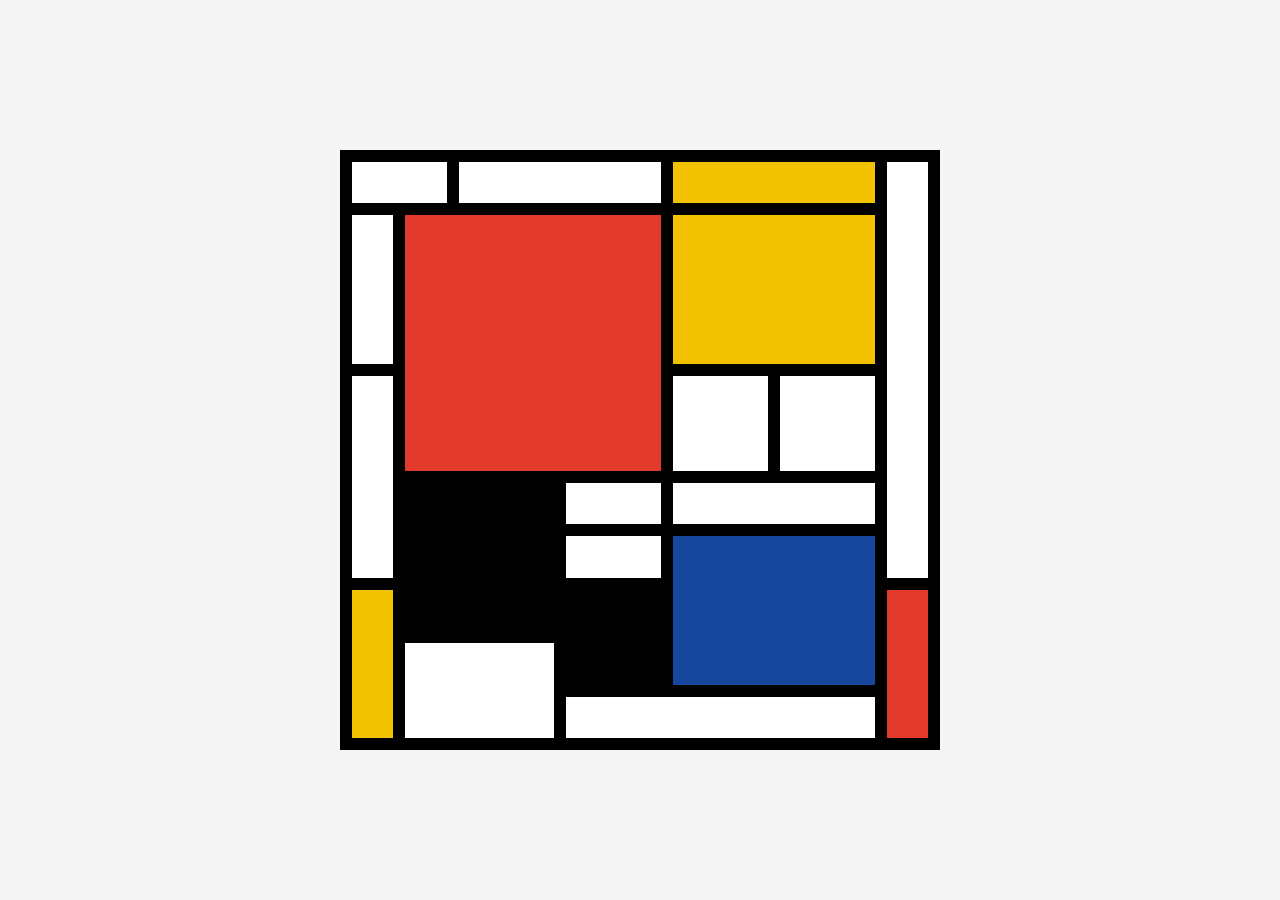
<file: Week_2/Mondriaan/index.html>
<!DOCTYPE html>
<html lang="en">
<head>
    <meta charset="UTF-8">
    <meta http-equiv="X-UA-Compatible" content="IE=edge">
    <meta name="viewport" content="width=device-width, initial-scale=1.0">
    <link rel="stylesheet" href="style.css">
    <title>Document</title>
</head>
<body>
    <div class="mondrian" role="img" aria-label="Mondriaan style composition">
        <div class="tile" style="grid-column: 1 / span 2; grid-row: 1;"></div>
        <div class="tile" style="grid-column: 3 / span 4; grid-row: 1;"></div>
        <div class="tile yellow" style="grid-column: 7 / span 4; grid-row: 1;"></div>
        <div class="tile" style="grid-column: 11 / span 1; grid-row: 1 / span 8;"></div>

        <div class="tile" style="grid-column: 1 / span 1; grid-row: 2 / span 3;"></div>
        <div class="tile red" style="grid-column: 2 / span 5; grid-row: 2 / span 5;"></div>
        <div class="tile yellow" style="grid-column: 7 / span 4; grid-row: 2 / span 3;"></div>

        <div class="tile" style="grid-column: 1 / span 1; grid-row: 5 / span 4;"></div>
        <div class="tile" style="grid-column: 7 / span 2; grid-row: 5 / span 2;"></div>
        <div class="tile" style="grid-column: 9 / span 2; grid-row: 5 / span 2;"></div>

        <div class="tile black" style="grid-column: 2 / span 3; grid-row: 7 / span 3;"></div>
        <div class="tile" style="grid-column: 5 / span 2; grid-row: 7 / span 1;"></div>
        <div class="tile" style="grid-column: 5 / span 2; grid-row: 8 / span 1;"></div>
        <div class="tile" style="grid-column: 7 / span 4; grid-row: 7 / span 1;"></div>
        <div class="tile blue" style="grid-column: 7 / span 4; grid-row: 8 / span 3;"></div>

        <div class="tile yellow" style="grid-column: 1 / span 1; grid-row: 9 / span 3;"></div>
        <div class="tile" style="grid-column: 2 / span 3; grid-row: 10 / span 2;"></div>
        <div class="tile black" style="grid-column: 5 / span 2; grid-row: 10 / span 1;"></div>

        <div class="tile" style="grid-column: 5 / span 6; grid-row: 11 / span 1;"></div>
        <div class="tile red" style="grid-column: 11 / span 1; grid-row: 9 / span 3;"></div>
        
    </div>
</body>
</html>
</file>
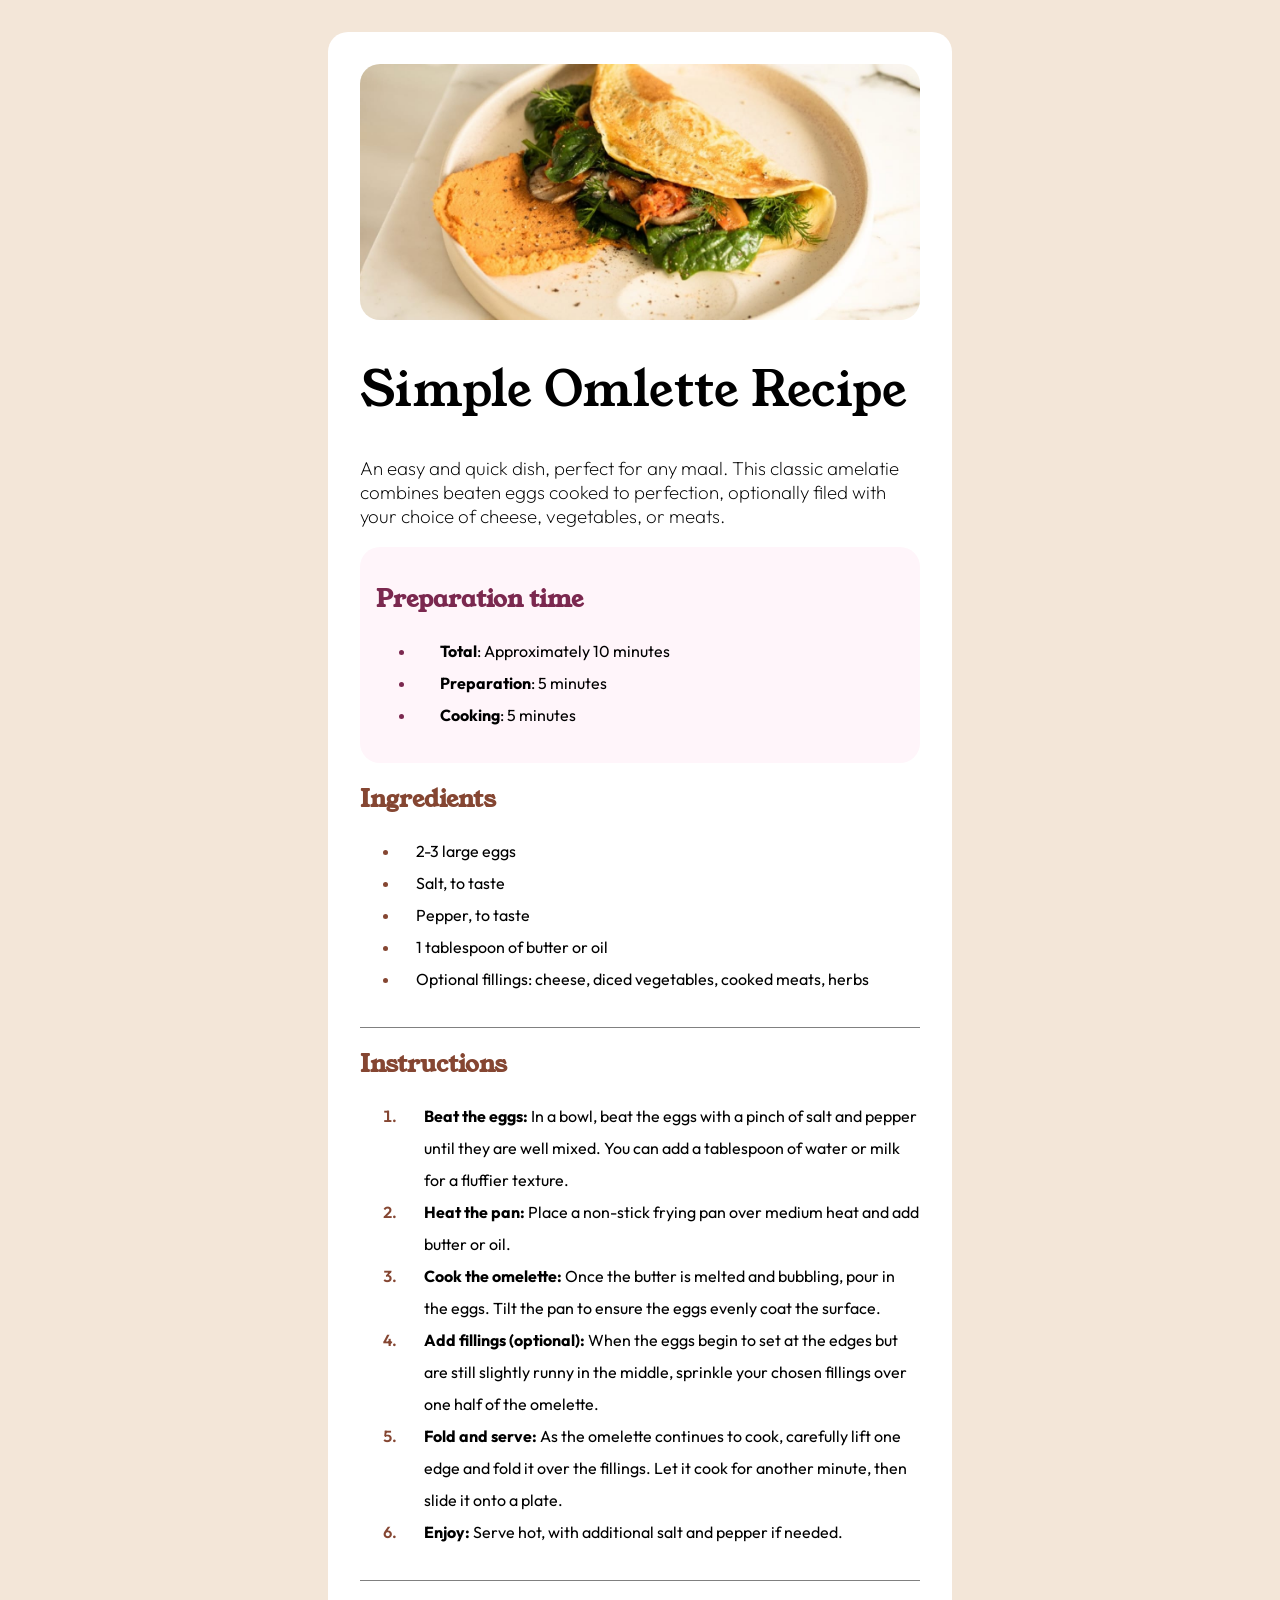
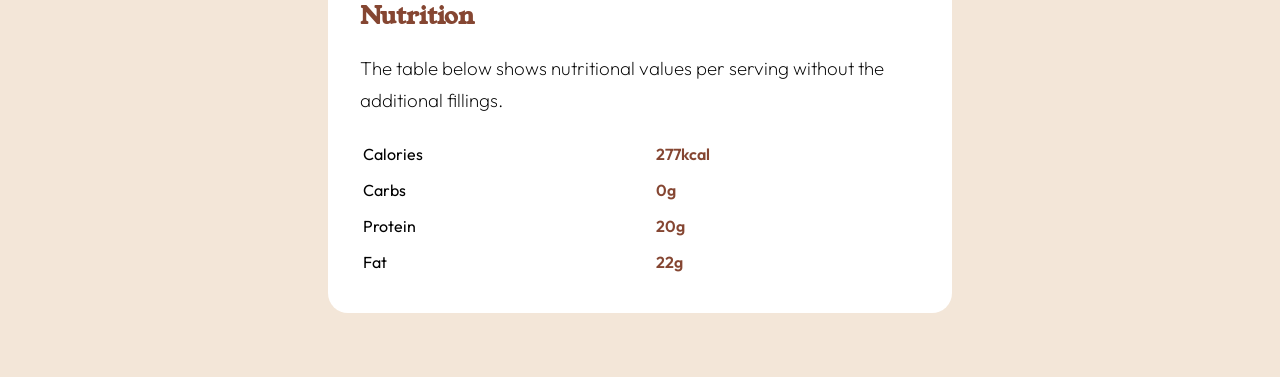
<file: Week_3/Omlette/index.html>
<!DOCTYPE html>
<html lang="en">
<head>
    <meta charset="UTF-8">
    <meta http-equiv="X-UA-Compatible" content="IE=edge">
    <meta name="viewport" content="width=device-width, initial-scale=1.0">
    <link rel="stylesheet" href="css/index.css">
    <title>Omlette</title>
</head>
<body>
    <div class="content">
        <img src="images/image-omelette.jpeg" alt="">
        <h1>Simple Omlette Recipe</h1>
        <h3>An easy and quick dish, perfect for any maal. This classic amelatie combines beaten eggs cooked to perfection, optionally filed with your choice of cheese, vegetables, or meats.</h3>
        
        <div class="time-section">
            <h2>Preparation time</h2>
            <ul>
                <li><b>Total</b>: Approximately 10 minutes</li>
                <li><b>Preparation</b>: 5 minutes</li>
                <li><b>Cooking</b>: 5 minutes</li>
            </ul>
        </div>

        <div class="ingredients-section">
            <h2>Ingredients</h2>
            <ul>
                <li>2-3 large eggs</li>
                <li>Salt, to taste</li>
                <li>Pepper, to taste</li>
                <li>1 tablespoon of butter or oil</li>
                <li>Optional fillings: cheese, diced vegetables, cooked meats, herbs</li>
            </ul>
        </div>

        <div class="instructions-section">
            <h2>Instructions</h2>
            <ol>
                <li><b>Beat the eggs:</b> In a bowl, beat the eggs with a pinch of salt and pepper until they are well mixed. You can add a tablespoon of water or milk for a fluffier texture.</li>
                <li><b>Heat the pan:</b> Place a non-stick frying pan over medium heat and add butter or oil.</li>
                <li><b>Cook the omelette:</b> Once the butter is melted and bubbling, pour in the eggs. Tilt the pan to ensure the eggs evenly coat the surface.</li>
                <li><b>Add fillings (optional):</b> When the eggs begin to set at the edges but are still slightly runny in the middle, sprinkle your chosen fillings over one half of the omelette.</li>
                <li><b>Fold and serve:</b> As the omelette continues to cook, carefully lift one edge and fold it over the fillings. Let it cook for another minute, then slide it onto a plate.</li>
                <li><b>Enjoy:</b> Serve hot, with additional salt and pepper if needed.</li>
            </ol>
        </div>

        <div class="nutrient-section">
            <h2>Nutrition</h2>
            <h3>The table below shows nutritional values per serving without the additional fillings.</h3>
            <table>
                <tr>
                    <td>Calories</td>
                    <td class="value">277kcal</td>
                </tr>
                <tr>
                    <td>Carbs</td>
                    <td class="value">0g</td>
                </tr>
                <tr>
                    <td>Protein</td>
                    <td class="value">20g</td>
                </tr>
                <tr>
                    <td>Fat</td>
                    <td class="value">22g</td>
                </tr>
            </table>
        </div>
    
    </div>
</body>
</html>
</file>
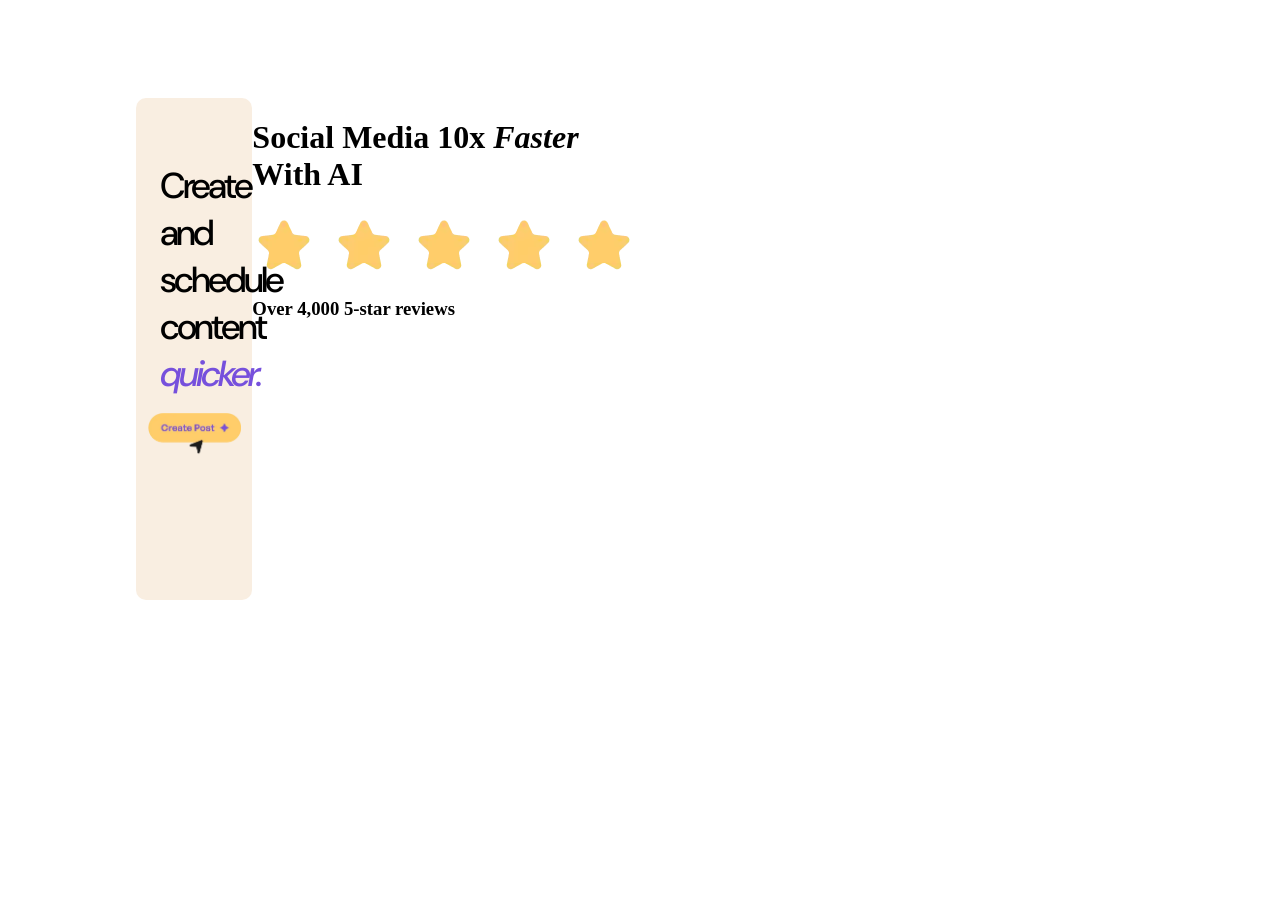
<file: Week_4/web/index.html>
<!DOCTYPE html>
<html lang="en">
<head>
    <meta charset="UTF-8">
    <meta http-equiv="X-UA-Compatible" content="IE=edge">
    <meta name="viewport" content="width=device-width, initial-scale=1.0">
    <link rel="stylesheet" href="index.css">
    <link rel="preconnect" href="https://fonts.googleapis.com">
    <link rel="preconnect" href="https://fonts.gstatic.com"
    crossorigin>
    <link
    href="https://fonts.googleapis.com/css2?family=DM+Sans:ital,opsz,
    wght@0,9..40,100..1000;1,9..40,100..1000&display=swap"
    rel="stylesheet">

    <title>Document</title>
</head>
<body>
    <div class="main-grid">
        <div class="review-section">
            <h1 class="main-text">Social Media <span class="yellow-font">10x</span> <span class="italic-font">Faster</span> With AI</h1>
            <img src="assets/images/illustration-five-stars.webp" alt="">
            <h3>Over 4,000  5-star reviews</h3>
        </div>
        <div class="create-post">
            <h1 class="main-text">Create and schedule content <span class="purple-font italic-font">quicker.</span></h1>
            <img src="assets/images/illustration-create-post.webp" alt="">
        </div>
    </div>
</body>
</html>
</file>
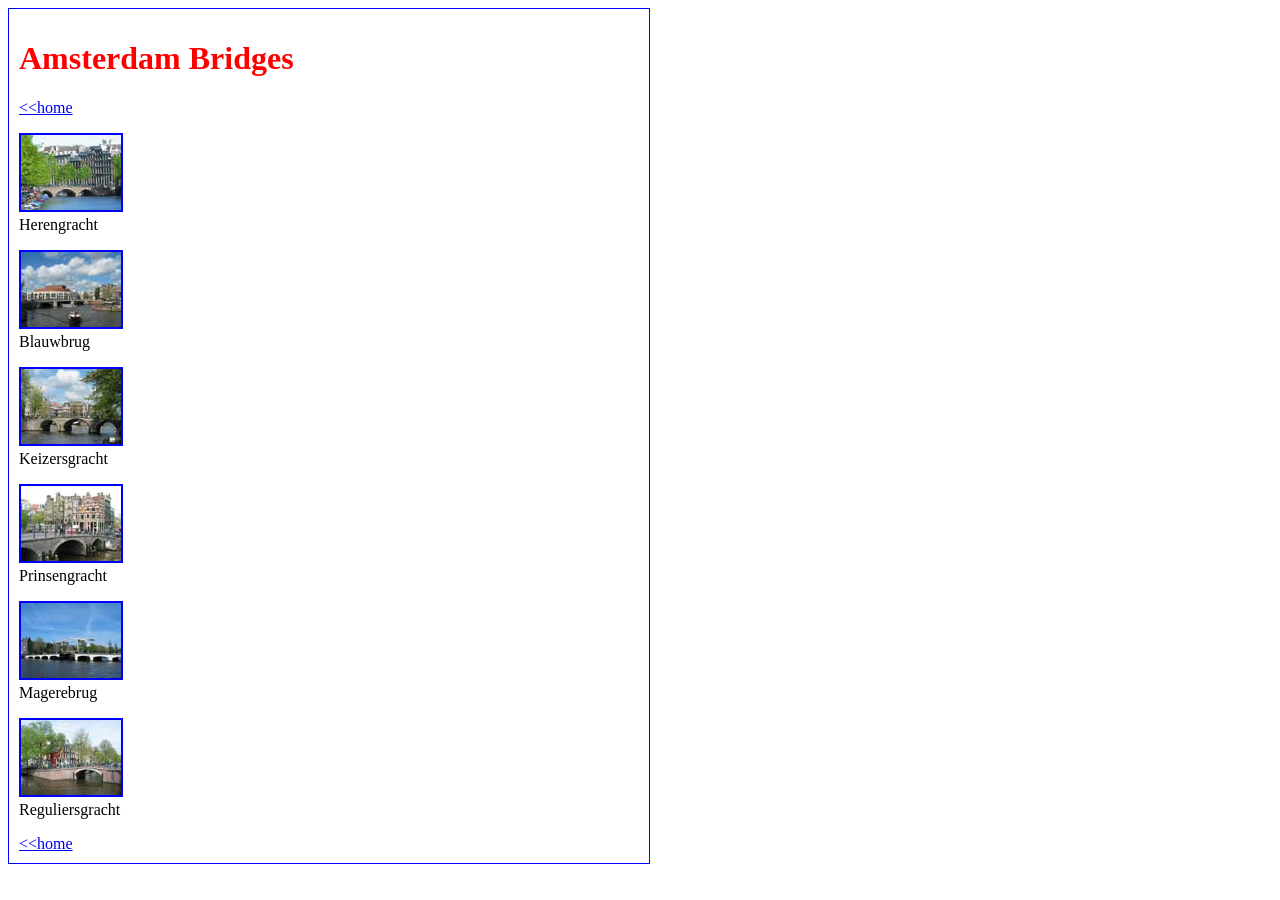
<file: Week_1/Bridges_and_Canals/bridges.html>
<!DOCTYPE html>
<html lang="en">
<head>
    <meta charset="UTF-8">
    <meta http-equiv="X-UA-Compatible" content="IE=edge">
    <meta name="viewport" content="width=device-width, initial-scale=1.0">
    <link rel="stylesheet" href="style/bridges.css">
    <title>Bridges</title>
</head>
<body>
    <div class="rectangle">
        <h1>Amsterdam Bridges</h1>
        <a href="excemple3.html">&lt;&lt;home</a>
        <p>
            <img src="images/herengracht_small.jpg" alt="No photo">
            <br>
            Herengracht
        </p>
        <p>
            <img src="images/blauwbrug_small.jpg" alt="No photo2">
            <br>
            Blauwbrug
        </p>
        <p>
            <img src="images/keizersgracht_small.jpg" alt="No photo3">
            <br>
            Keizersgracht
        </p>
        <p>
            <img src="images/prinsengracht_small.jpg" alt="No photo4">
            <br>
            Prinsengracht
        </p>
        <p>
            <img src="images/magerebrug_small.jpg" alt="No photo5">
            <br>
            Magerebrug
        </p>
        <p>
            <img src="images/reguliersgracht_small.jpg" alt="No photo6">
            <br>
            Reguliersgracht
        </p>
        <a href="excemple3.html">&lt;&lt;home</a>
    </div>
</body>
</html>
</file>
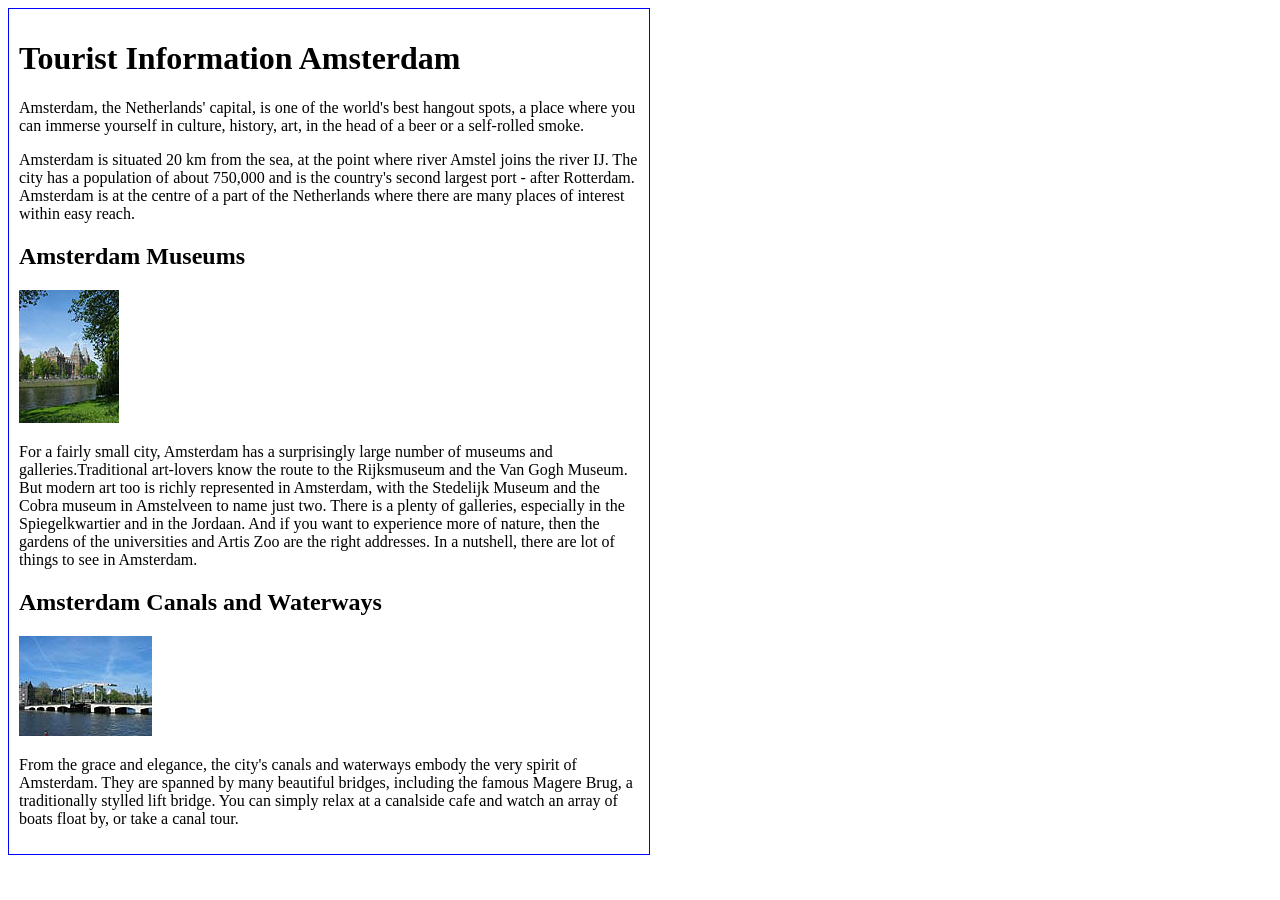
<file: Week_1/Bridges_and_Canals/excemple1.html>
<!DOCTYPE html>
<html lang="en">
<head>
    <meta charset="UTF-8">
    <meta http-equiv="X-UA-Compatible" content="IE=edge">
    <meta name="viewport" content="width=device-width, initial-scale=1.0">
    <title>Bridges and Canals</title>
</head>
<body>
    <div style="width: 620px; border: 1px solid blue; padding: 10px;">
        <h1>
            Tourist Information Amsterdam
        </h1>
        <p>
        Amsterdam, the Netherlands' capital, is one of the world's best hangout spots, 
        a place where you can immerse yourself in culture, history, art, in the head 
        of a beer or a self-rolled smoke. 
        </p>
        <p>
        Amsterdam is situated 20 km from the sea, at the point where river Amstel joins 
        the river IJ. The city has a population of about 750,000 and is the country's 
        second largest port - after Rotterdam. Amsterdam is at the centre of a part of 
        the Netherlands where there are many places of interest within easy reach.
        </p>
        <h2>
            Amsterdam Museums 
        </h2>
        <img src="images/museums.jpg" alt="No photo"/>
        <p>
        For a fairly small city, Amsterdam has a surprisingly large number of museums and 
        galleries.Traditional art-lovers know the route to the Rijksmuseum and the Van Gogh Museum. 
        But modern art too is richly represented in Amsterdam, with the Stedelijk Museum and 
        the Cobra museum in Amstelveen to name just two. There is a plenty of galleries, 
        especially in the Spiegelkwartier and in the Jordaan. And if you want to experience more 
        of nature, then the gardens of the universities and Artis Zoo are the right addresses. 
        In a nutshell, there are lot of things to see in Amsterdam. 
        </p>
        <h2>
            Amsterdam Canals and Waterways 
        </h2>
        <img src="images/bridges.jpg" alt="No photo2"/>
        <p>
        From the grace and elegance, the city's canals and waterways embody the very spirit of 
        Amsterdam. They are spanned by many beautiful bridges, including the famous Magere Brug, 
        a traditionally stylled lift bridge. You can simply relax at a canalside cafe and watch 
        an array of boats float by, or take a canal tour.
        </p>
    </div>
</body>
</html>
</file>
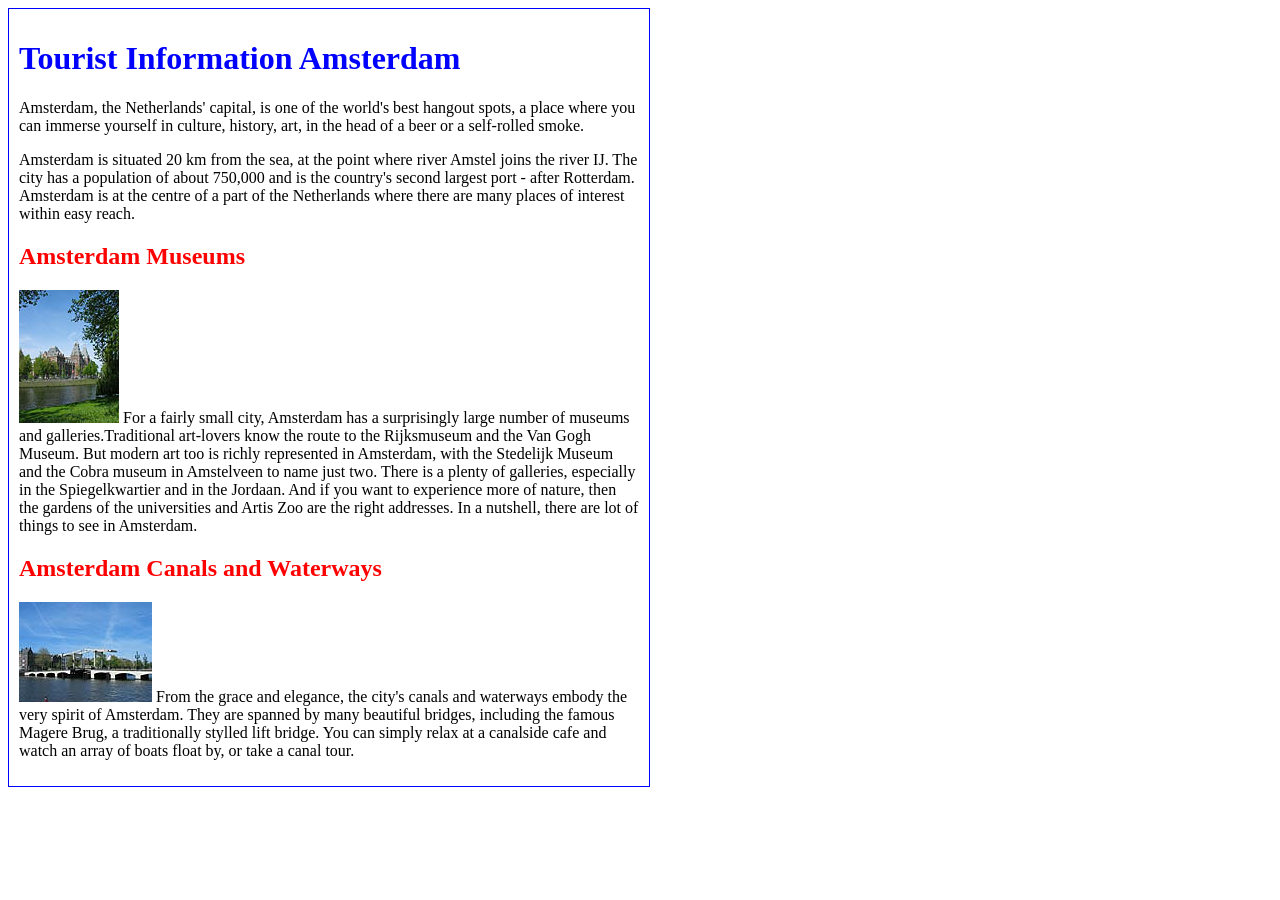
<file: Week_1/Bridges_and_Canals/excemple2.html>
<!DOCTYPE html>
<html lang="en">
<head>
    <meta charset="UTF-8">
    <meta http-equiv="X-UA-Compatible" content="IE=edge">
    <meta name="viewport" content="width=device-width, initial-scale=1.0">
    <title>Bridges and Canals</title>
    <link rel="stylesheet" href="style/excemple2.css">
</head>
<body>
    <div class="rectangle">
        <h1>
            Tourist Information Amsterdam
        </h1>
        <p>
            Amsterdam, the Netherlands' capital, is one of the world's best hangout spots, 
            a place where you can immerse yourself in culture, history, art, in the head 
            of a beer or a self-rolled smoke. 
        </p>
        <p>
            Amsterdam is situated 20 km from the sea, at the point where river Amstel joins 
            the river IJ. The city has a population of about 750,000 and is the country's 
            second largest port - after Rotterdam. Amsterdam is at the centre of a part of 
            the Netherlands where there are many places of interest within easy reach.
        </p>
        <h2>
            Amsterdam Museums 
        </h2>
        <p>
            <img src="images/museums.jpg" alt="No photo"/>
            For a fairly small city, Amsterdam has a surprisingly large number of museums and 
            galleries.Traditional art-lovers know the route to the Rijksmuseum and the Van Gogh Museum. 
            But modern art too is richly represented in Amsterdam, with the Stedelijk Museum and 
            the Cobra museum in Amstelveen to name just two. There is a plenty of galleries, 
            especially in the Spiegelkwartier and in the Jordaan. And if you want to experience more 
            of nature, then the gardens of the universities and Artis Zoo are the right addresses. 
            In a nutshell, there are lot of things to see in Amsterdam. 
        </p>
        <h2>
            Amsterdam Canals and Waterways 
        </h2>
        <p>
            <img src="images/bridges.jpg" alt="No photo2"/>
            From the grace and elegance, the city's canals and waterways embody the very spirit of 
            Amsterdam. They are spanned by many beautiful bridges, including the famous Magere Brug, 
            a traditionally stylled lift bridge. You can simply relax at a canalside cafe and watch 
            an array of boats float by, or take a canal tour.
        </p>
    </div>
</body>
</html>
</file>
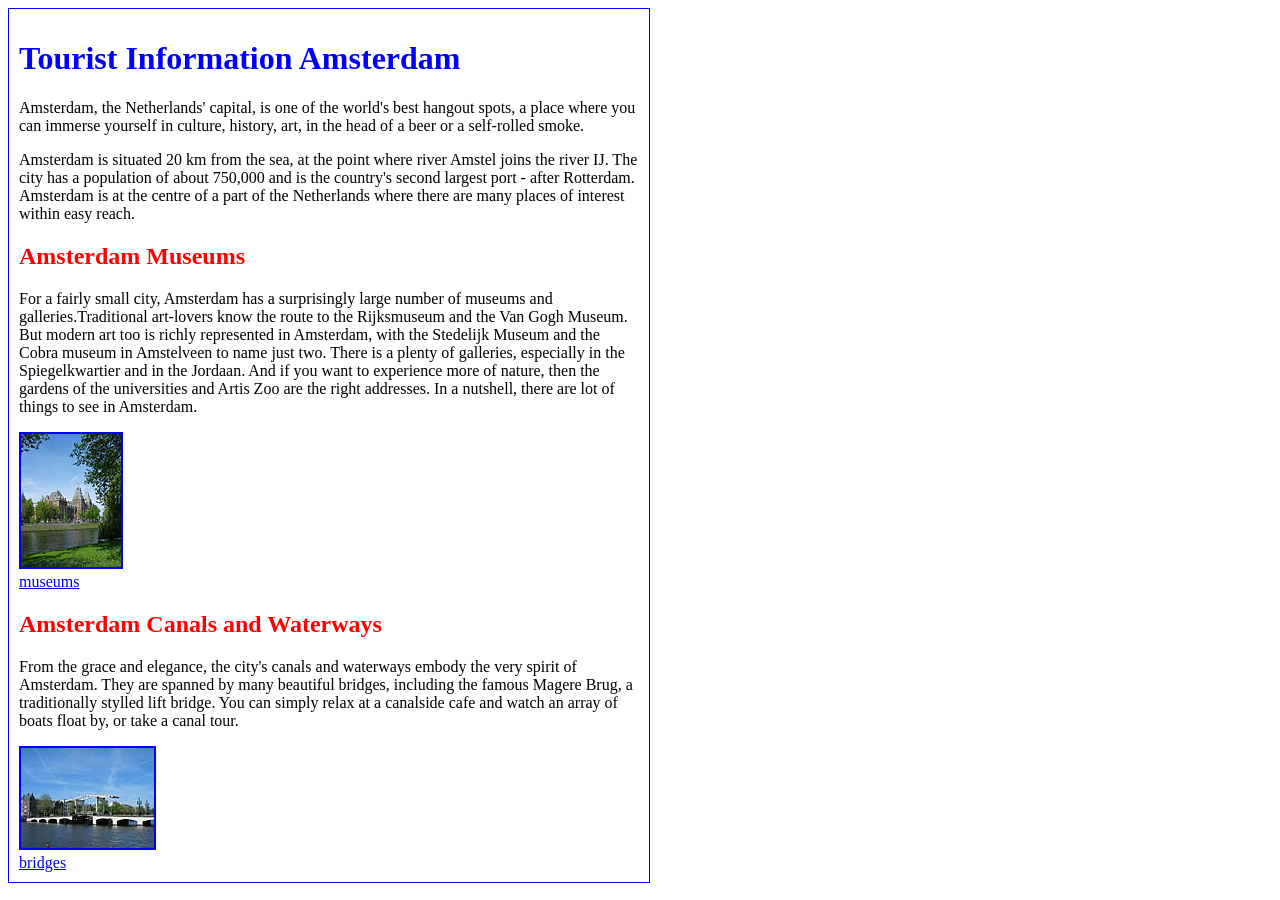
<file: Week_1/Bridges_and_Canals/excemple3.html>
<!DOCTYPE html>
<html lang="en">
<head>
    <meta charset="UTF-8">
    <meta http-equiv="X-UA-Compatible" content="IE=edge">
    <meta name="viewport" content="width=device-width, initial-scale=1.0">
    <title>Bridges and Canals</title>
    <link rel="stylesheet" href="style/excemple3.css">
</head>
<body>
    <div class="rectangle">
        <h1>
            Tourist Information Amsterdam
        </h1>
        <p>
        Amsterdam, the Netherlands' capital, is one of the world's best hangout spots, 
        a place where you can immerse yourself in culture, history, art, in the head 
        of a beer or a self-rolled smoke. 
        </p>
        <p>
        Amsterdam is situated 20 km from the sea, at the point where river Amstel joins 
        the river IJ. The city has a population of about 750,000 and is the country's 
        second largest port - after Rotterdam. Amsterdam is at the centre of a part of 
        the Netherlands where there are many places of interest within easy reach.
        </p>
        <h2>
            Amsterdam Museums 
        </h2>
        <p>
        For a fairly small city, Amsterdam has a surprisingly large number of museums and 
        galleries.Traditional art-lovers know the route to the Rijksmuseum and the Van Gogh Museum. 
        But modern art too is richly represented in Amsterdam, with the Stedelijk Museum and 
        the Cobra museum in Amstelveen to name just two. There is a plenty of galleries, 
        especially in the Spiegelkwartier and in the Jordaan. And if you want to experience more 
        of nature, then the gardens of the universities and Artis Zoo are the right addresses. 
        In a nutshell, there are lot of things to see in Amsterdam. 
        </p>
        <a href="museums.html">
            <img src="images/museums.jpg" alt="No photo"/>
        </a>
        <br>
        <a href="museums.html">museums</a>
        <h2>
            Amsterdam Canals and Waterways 
        </h2>
        <p>
        From the grace and elegance, the city's canals and waterways embody the very spirit of 
        Amsterdam. They are spanned by many beautiful bridges, including the famous Magere Brug, 
        a traditionally stylled lift bridge. You can simply relax at a canalside cafe and watch 
        an array of boats float by, or take a canal tour.
        </p>
        <a href="bridges.html">
            <img src="images/bridges.jpg" alt="No photo2"/>
        </a>
        <br>
        <a href="bridges.html">bridges</a>
    </div>
</body>
</html>
</file>
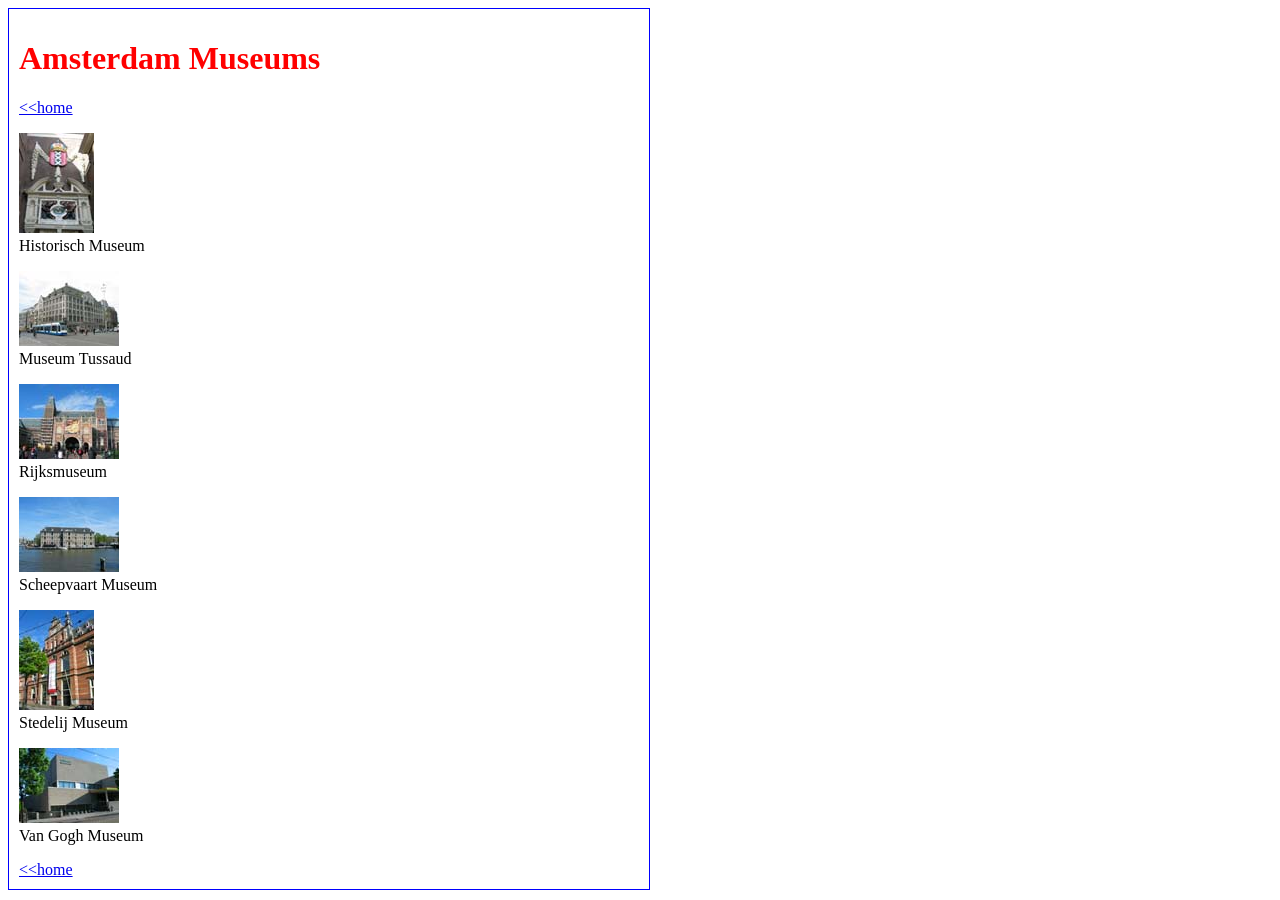
<file: Week_1/Bridges_and_Canals/museums.html>
<!DOCTYPE html>
<html lang="en">
<head>
    <meta charset="UTF-8">
    <meta http-equiv="X-UA-Compatible" content="IE=edge">
    <meta name="viewport" content="width=device-width, initial-scale=1.0">
    <link rel="stylesheet" href="style/museum.css">
    <title>Bridges</title>
</head>
<body>
    <div class="rectangle">
        <h1>Amsterdam Museums</h1>
        <a href="excemple3.html">&lt;&lt;home</a>
        <p>
            <img src="images/historischmuseum_small.jpg" alt="No photo">
            <br>
            Historisch Museum
        </p>
        <p>
            <img src="images/museumtussaud_small.jpg" alt="No photo2">
            <br>
            Museum Tussaud
        </p>
        <p>
            <img src="images/rijksmuseum_small.jpg" alt="No photo3">
            <br>
            Rijksmuseum
        </p>
        <p>
            <img src="images/scheepvaartmuseum_small.jpg" alt="No photo4">
            <br>
            Scheepvaart Museum
        </p>
        <p>
            <img src="images/stedelijkmuseum_small.jpg" alt="No photo5">
            <br>
            Stedelij Museum
        </p>
        <p>
            <img src="images/vangoghmuseum_small.jpg" alt="No photo6">
            <br>
            Van Gogh Museum
        </p>
        <a href="excemple3.html">&lt;&lt;home</a>
    </div>
</body>
</html>
</file>
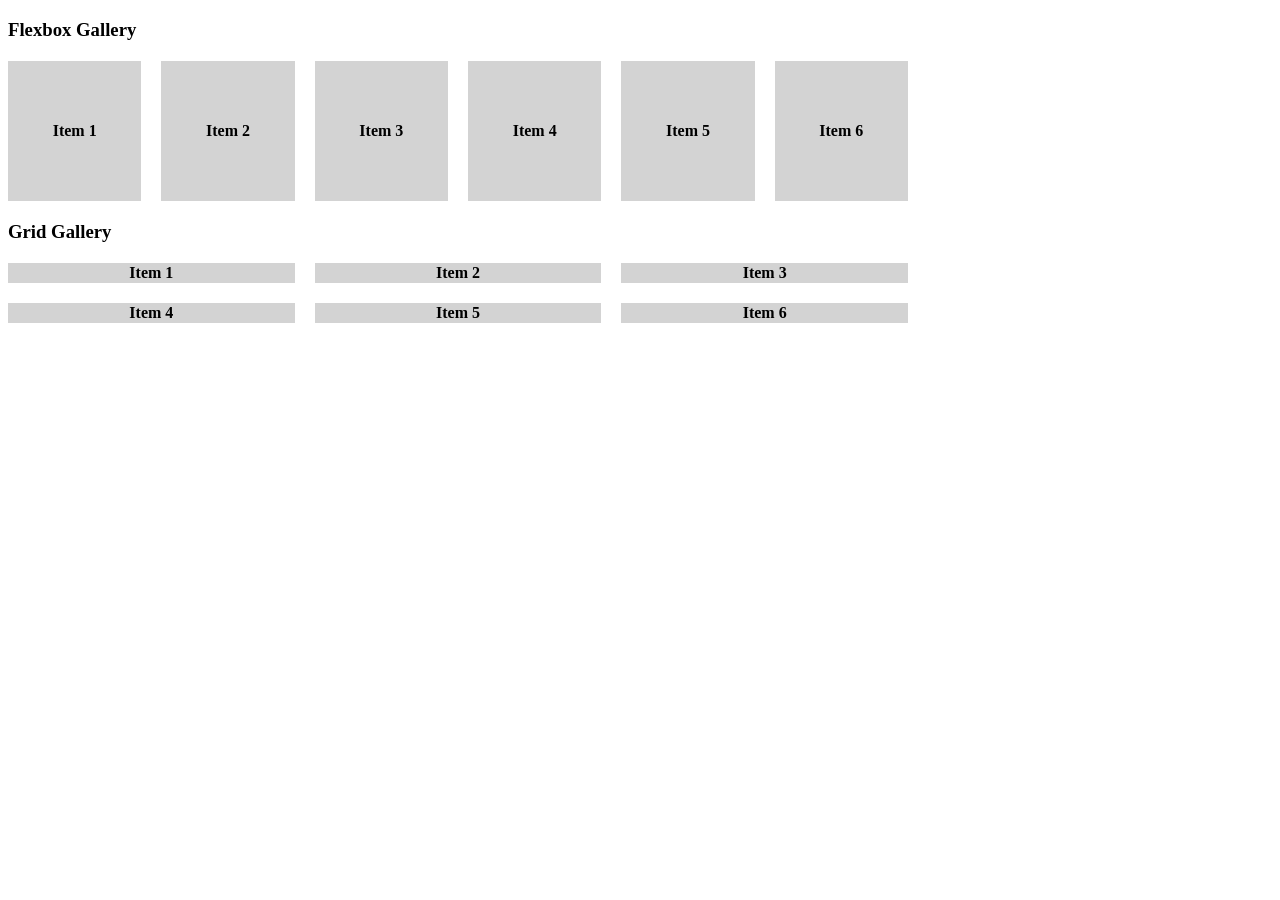
<file: Week_2/week2/Flexbox.html>
<!DOCTYPE html>
<html lang="en">
<head>
    <meta charset="UTF-8">
    <meta name="viewport" content="width=device-width, initial-scale=1.0">
    <title>Flexbox</title>

    <link rel="stylesheet" href="style.css">
</head>
    <body>
        <h3>Flexbox Gallery</h3>

        <div class="flex-gallery">
            <div class="gallery-item"><b>Item 1</b></div>
            <div class="gallery-item"><b>Item 2</b></div>
            <div class="gallery-item"><b>Item 3</b></div>
            <div class="gallery-item"><b>Item 4</b></div>
            <div class="gallery-item"><b>Item 5</b></div>
            <div class="gallery-item"><b>Item 6</b></div>
        </div>  

        <h3>Grid Gallery</h3>
        <div class="grid-gallery">
            <div class="grid-item"><b>Item 1</b></div>
            <div class="grid-item"><b>Item 2</b></div>
            <div class="grid-item"><b>Item 3</b></div>
            <div class="grid-item"><b>Item 4</b></div>
            <div class="grid-item"><b>Item 5</b></div>
            <div class="grid-item"><b>Item 6</b></div>
        </div>
    </body>
</html>
</file>
<file: Week_2/Mondriaan/style.css>
:root{
    --gap: 12px;
    --max-width: 600px;
    --bg: #000;
    --white: #fff;
    --red: #e23b2b;
    --blue: #17469e;
    --yellow: #f2c200;
    }
    *{box-sizing:border-box}
    body{display:flex;align-items:center;justify-content:center;height:100vh;margin:0;background:#f5f5f5}
    
    .mondrian {
    width:100%;
    max-width:var(--max-width);
    aspect-ratio: 1 / 1;
    background:var(--bg);
    padding:var(--gap);
    display:grid;
    grid-template-columns: repeat(11, 1fr);
    grid-template-rows: repeat(11, 1fr);
    gap: var(--gap);
    }
    
    .tile{background:var(--white)}
    .red{background:var(--red)}
    .blue{background:var(--blue)}
    .yellow{background:var(--yellow)}
    .black{background:#000}
</file>
<file: Week_3/Omlette/css/index.css>
@font-face {
    font-family: "outfit";
    src: url("../fonts/outfit/Outfit-VariableFont_wght.ttf");
}
@font-face {
    font-family: "young-serif";
    src: url("../fonts/young-serif/YoungSerif-Regular.ttf");
}

body {
    background-color: hsl(30, 54%, 90%);
    display: grid;
    grid-template-columns: repeat(4, 1fr);
    margin: 0;
    padding: 2rem 1rem 4rem;
    font-family: "outfit";
}

.content {
    grid-column: 2/4;
    background-color: hsl(0, 0%, 100%);
    min-height: 100vh;
    padding: 2rem;
    border-radius: 20px;
}

.content > img {
    width: 100%;
    border-radius: 20px;
}

.content > h1 {
    font-weight: 500;
    font-family: "young-serif";
    font-size: 3rem;
}

.content h3 {
    font-weight: 200;
}

.content h2 {
    font-family: "young-serif";
    color: hsl(14, 45%, 36%);
}

.time-section {
    background-color: hsl(330, 100%, 98%);
    padding: 1rem;
    border-radius: 20px;
    line-height: 2rem;
}

.time-section h2 {
    color: hsl(332, 51%, 32%);
}

.time-section li {
    padding-left: 1.5rem; /* дополнительный отступ текста */
  }

.time-section li::marker {
    color: hsl(332, 51%, 32%);
}

.ingredients-section {
    line-height: 2rem;
    border-bottom: 1px solid grey;
    padding-bottom: 1rem;
}

.ingredients-section li {
    padding-left: 1rem;
}

.ingredients-section li::marker {
    color: hsl(14, 45%, 36%);
}


.instructions-section {
    line-height: 2rem;
    border-bottom: 1px solid grey;
    padding-bottom: 1rem;
}

.instructions-section li {
    padding-left: 1.5rem;
}

.instructions-section li::marker {
    color: hsl(14, 45%, 36%);
    font-weight: 600;
}

.nutrient-section {
    line-height: 2rem;
}

.nutrient-section table {
    width: 100%;
}

.value {
    font-weight: 600;
    color: hsl(14, 45%, 36%);
}
</file>
<file: Week_4/web/index.css>
body {
    display: flex;
    width: 100vw;
    height: 100vh;
    justify-content: center;
    align-items: center;
}

.main-grid {
    display: grid;
    grid-template-columns: repeat(12, 1fr);
    grid-template-rows: repeat(12, 1fr);
    width: 80vw;
    height: 80vh;
}

.create-post {
    background-color: hsl(31, 66%, 93%);
    grid-area: 1 / 1 / 8 / 3;
    border-radius: 10px;
    display: flex;
    justify-content: flex-start;
    flex-direction: column;
}

.create-post h1 {
    font-family: "DM Sans", sans-serif;
    font-optical-sizing: auto;
    font-weight: 500;
    font-size: 4vh;
    letter-spacing: -3px;
    padding-left: 1.5rem;
    margin: 0;
}

.create-post .main-text {
    font-style: normal;
    padding-top: 4rem;
}

.italic-font {
    font-style: italic;
}

.purple-font {
    color: hsl(256, 67%, 59%);
}

.create-post img {
    object-fit: cover;
    width: 80%;
    padding-top: 1rem;
    align-self: center;
}

.review-section {
    display: flex;
    justify-content: flex-start;
    flex-direction: column;
    border-radius: 10px;
}

@media (max-width: 480px) {
    .main-grid {
        display: flex;
        flex-direction: column;
    }
    .create-post h1 {
        letter-spacing: -1px;
    }
    .create-post img {
        width: 25vh;
        align-self: flex-start;
        padding-left: 2vh;
    }
}
</file>
<file: Week_1/Bridges_and_Canals/style/bridges.css>
h1 {
    color: red;
  }
img {
  border: 2px solid blue;
}
.rectangle {
  width: 620px;
  border: 1px solid blue; 
  padding: 10px;
}
</file>
<file: Week_1/Bridges_and_Canals/style/excemple2.css>
h1 {
    color: blue;
  }
h2 {
    color: red;
}
.rectangle {
  width: 620px;
  border: 1px solid blue; 
  padding: 10px;
}
</file>
<file: Week_1/Bridges_and_Canals/style/excemple3.css>
h1 {
    color: blue;
  }
h2 {
    color: red;
}
img {
  border: 2px solid blue;
}
.rectangle {
  width: 620px;
  border: 1px solid blue; 
  padding: 10px;
}
</file>
<file: Week_1/Bridges_and_Canals/style/museum.css>
h1 {
    color: red;
  }

.rectangle {
  width: 620px;
  border: 1px solid blue; 
  padding: 10px;
}
</file>
<file: Week_2/week2/style.css>
.grid-gallery {
	display: grid;
	grid-template-columns: repeat(auto-fill, minmax(250px, 2fr));
	gap: 20px;
    
	max-width: 900px;
	margin: 20px 0;
}

.grid-item {
	background: lightgray;
	color: black;
	width: 100%;
	height: 20px;
	display: flex;
	align-items: center;
	justify-content: center;
}

.flex-gallery {
	display: flex;
	gap: 20px;
	margin: 20px 0;
	max-width: 900px;
	justify-content: flex-start;
}

.gallery-item {
	background: lightgray;
	color: black;
	width: 140px;
	height: 140px;
	display: flex;
    
	align-items: center;
	justify-content: center;
}
</file>
